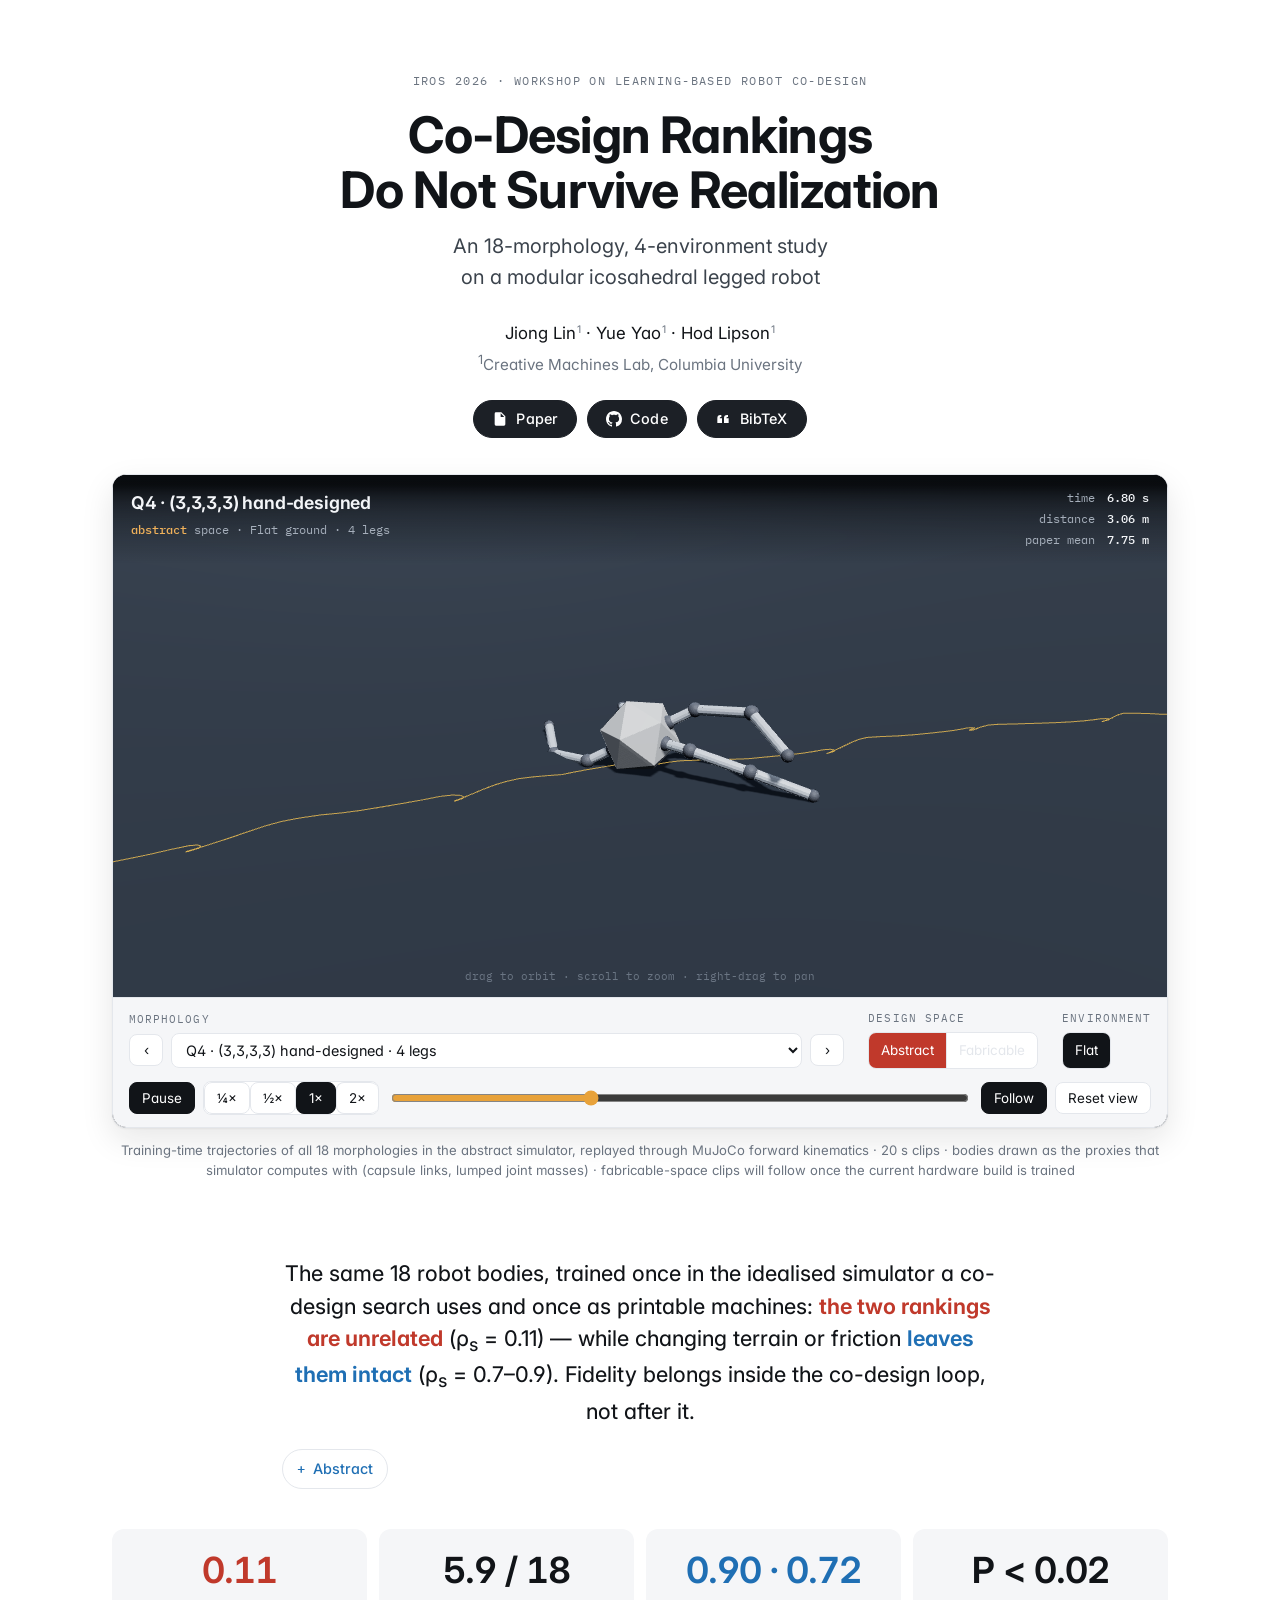
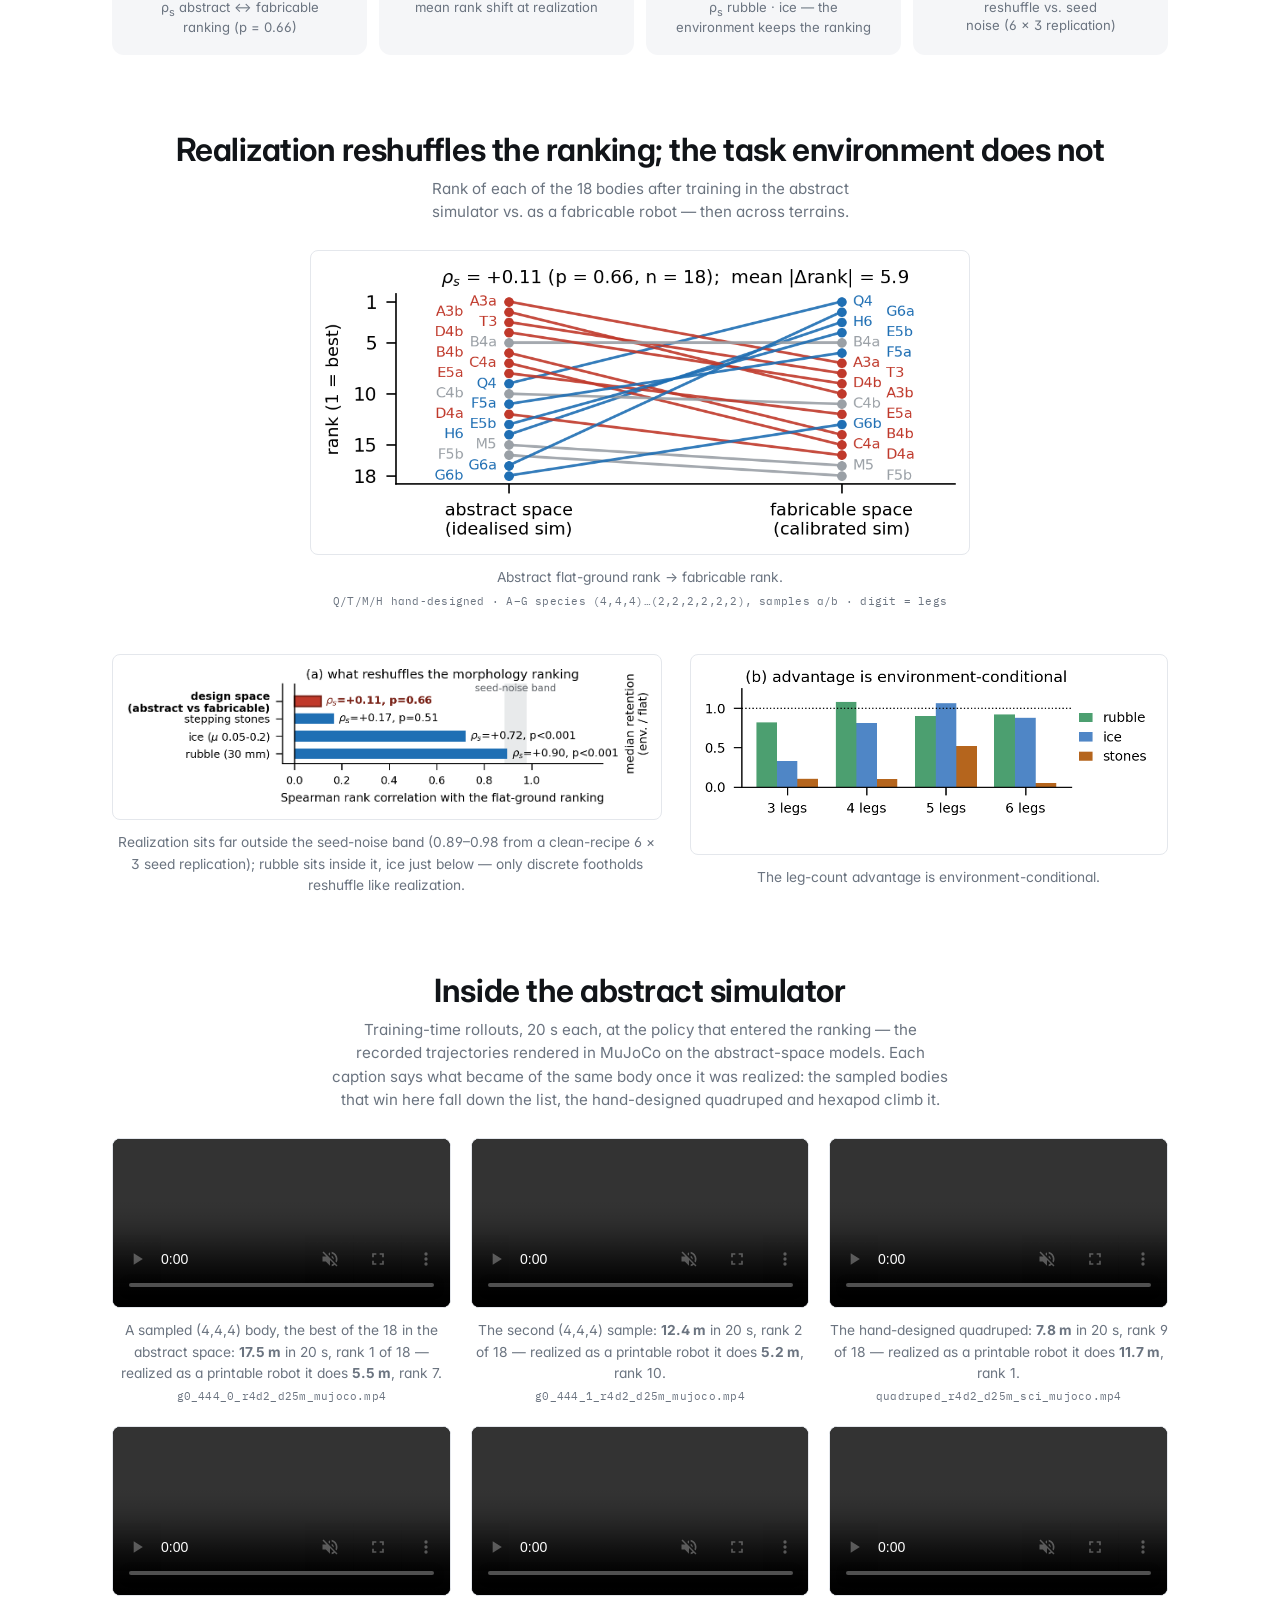
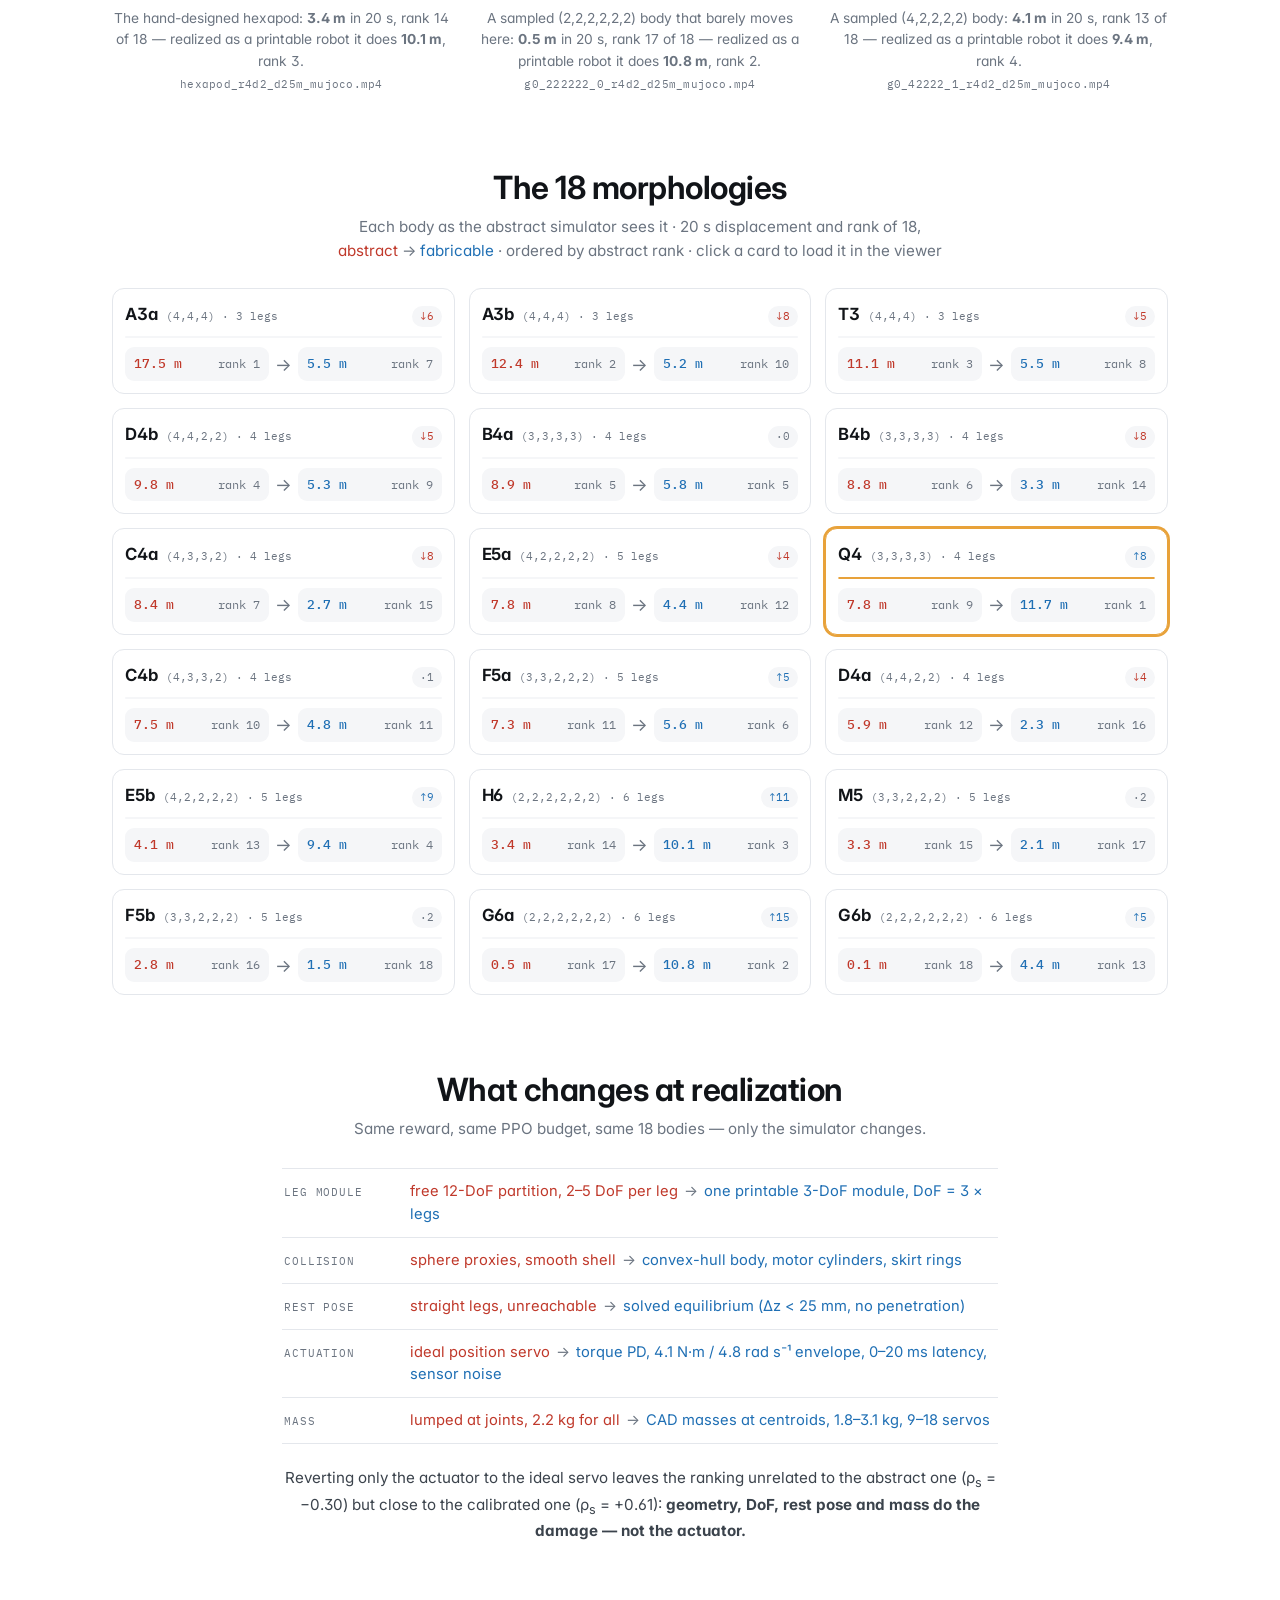
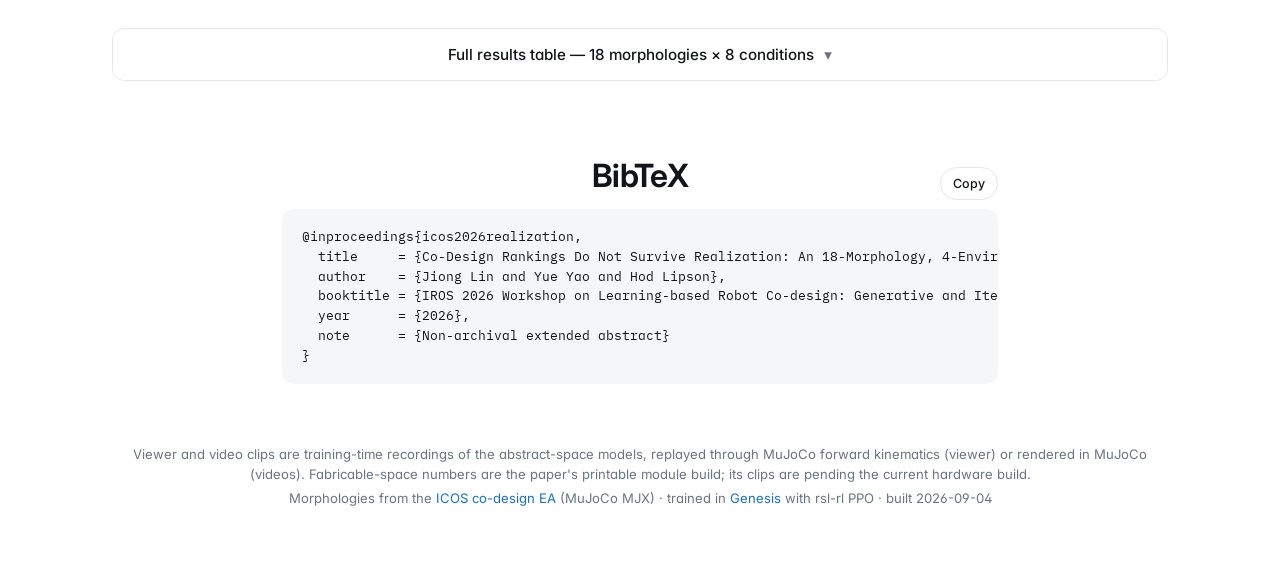
<file: index.html>
<!doctype html>
<html lang="en">
<head>
<meta charset="utf-8">
<meta name="viewport" content="width=device-width, initial-scale=1">
<title>Co-Design Rankings Do Not Survive Realization</title>
<meta name="description" content="18 morphologies of a modular icosahedral robot, trained in an abstract and a fabricable simulator: the rankings are uncorrelated. Interactive 3D trajectories, figures and data.">
<meta property="og:title" content="Co-Design Rankings Do Not Survive Realization">
<meta property="og:description" content="An 18-morphology, 4-environment study on a modular icosahedral legged robot">
<link rel="preconnect" href="https://fonts.googleapis.com">
<link rel="stylesheet" href="https://fonts.googleapis.com/css2?family=Inter:wght@400;450;500;600;650;700&family=IBM+Plex+Mono:wght@400;500&display=swap">
<link rel="stylesheet" href="site.css?v=2eec492db2">
<script type="importmap">{"imports":{"three":"./vendor/three.module.js","three/addons/":"./vendor/addons/"}}</script>
</head>
<body>

<header class="top">
  <div class="wrap">
    <div class="eyebrow">IROS 2026 · Workshop on Learning-based Robot Co-design</div>
    <h1>Co-Design Rankings<br>Do Not Survive Realization</h1>
    <p class="subtitle">An 18-morphology, 4-environment study on a modular icosahedral legged robot</p>
    <p class="authors"><a href="#">Jiong Lin<sup>1</sup></a> · <a href="#">Yue Yao<sup>1</sup></a> · <a href="#">Hod Lipson<sup>1</sup></a></p>
    <p class="affil"><sup>1</sup>Creative Machines Lab, Columbia University</p>
    <div class="actions">
      <a class="btn" href="paper.pdf?v=2eec492db2"><svg viewBox="0 0 24 24" aria-hidden="true"><path d="M6 2h8l6 6v12a2 2 0 0 1-2 2H6a2 2 0 0 1-2-2V4a2 2 0 0 1 2-2zm7 1.5V9h5.5L13 3.5zM8 13h8v1.5H8V13zm0 3.5h8V18H8v-1.5z"/></svg>Paper</a>
      <a class="btn" href="https://github.com/jl6017/mujoco_playground/tree/IROS_workshop/icos/hardware_line"><svg viewBox="0 0 16 16" aria-hidden="true"><path d="M8 0C3.58 0 0 3.58 0 8c0 3.54 2.29 6.53 5.47 7.59.4.07.55-.17.55-.38 0-.19-.01-.82-.01-1.49-2.01.37-2.53-.49-2.69-.94-.09-.23-.48-.94-.82-1.13-.28-.15-.68-.52-.01-.53.63-.01 1.08.58 1.23.82.72 1.21 1.87.87 2.33.66.07-.52.28-.87.51-1.07-1.78-.2-3.64-.89-3.64-3.95 0-.87.31-1.59.82-2.15-.08-.2-.36-1.02.08-2.12 0 0 .67-.21 2.2.82.64-.18 1.32-.27 2-.27.68 0 1.36.09 2 .27 1.53-1.04 2.2-.82 2.2-.82.44 1.1.16 1.92.08 2.12.51.56.82 1.27.82 2.15 0 3.07-1.87 3.75-3.65 3.95.29.25.54.73.54 1.48 0 1.07-.01 1.93-.01 2.2 0 .21.15.46.55.38A8.013 8.013 0 0 0 16 8c0-4.42-3.58-8-8-8z"/></svg>Code</a>
      <a class="btn" href="#bibtex"><svg viewBox="0 0 24 24" aria-hidden="true"><path d="M6.5 6A4.5 4.5 0 0 0 2 10.5V18h7v-7H5.5a2 2 0 0 1 2-2H8V6H6.5zm10 0A4.5 4.5 0 0 0 12 10.5V18h7v-7h-3.5a2 2 0 0 1 2-2H18V6h-1.5z"/></svg>BibTeX</a>
    </div>

    <div class="viewer-shell" id="viewer">
      <div id="viewport">
        <div class="hud"><div class="name" id="hud-name">—</div><div class="tag" id="hud-tag">loading…</div></div>
        <div class="readout">
          <span>time</span><b id="ro-time">0.00 s</b>
          <span>distance</span><b id="ro-disp">0.00 m</b>
          <span>paper mean</span><b id="ro-paper">—</b>
        </div>
        <div class="hint">drag to orbit · scroll to zoom · right-drag to pan</div>
        <div class="loading" id="loading">loading model…</div>
      </div>
      <div class="controls">
        <div class="group">
          <label class="small" for="morph">Morphology</label>
          <div class="transport">
            <button type="button" class="icon" id="prev" aria-label="Previous morphology">‹</button>
            <select class="morph" id="morph" aria-label="Morphology"></select>
            <button type="button" class="icon" id="next" aria-label="Next morphology">›</button>
          </div>
        </div>
        <div class="group">
          <span class="small">Design space</span>
          <div class="seg" role="group" aria-label="Design space">
            <button type="button" class="space-abs" data-space="abstract" aria-pressed="true">Abstract</button>
            <button type="button" class="space-fab" data-space="fabricable" aria-pressed="false" disabled title="Pending — the current hardware build is still being trained">Fabricable</button>
          </div>
        </div>
        <div class="group">
          <span class="small">Environment</span>
          <div class="seg" role="group" aria-label="Environment" style="width: max-content" title="The abstract line was trained on flat ground only">
            <button type="button" data-env="flat" aria-pressed="true">Flat</button>
          </div>
        </div>
        <div class="wide">
          <div class="transport">
            <button type="button" id="play" aria-pressed="true" aria-label="Play / pause">Pause</button>
            <div class="seg" role="group" aria-label="Playback speed">
              <button type="button" data-speed="0.25" aria-pressed="false">¼×</button>
              <button type="button" data-speed="0.5" aria-pressed="false">½×</button>
              <button type="button" data-speed="1" aria-pressed="true">1×</button>
              <button type="button" data-speed="2" aria-pressed="false">2×</button>
            </div>
          </div>
          <input type="range" id="scrub" min="0" max="1" step="0.001" value="0" aria-label="Scrub time">
          <div class="transport">
            <button type="button" id="follow" aria-pressed="true">Follow</button>
            <button type="button" id="reset">Reset view</button>
          </div>
        </div>
        <div class="note" id="viewer-note" style="grid-column: 1 / -1"></div>
      </div>
    </div>
    <p class="viewer-caption">Training-time trajectories of all 18 morphologies in the abstract simulator, replayed through MuJoCo forward kinematics · 20 s clips · bodies drawn as the proxies that simulator computes with (capsule links, lumped joint masses) · fabricable-space clips will follow once the current hardware build is trained</p>
  </div>
</header>

<section id="tldr">
  <div class="wrap narrow">
    <p class="tldr">The same 18 robot bodies, trained once in the idealised simulator a co-design search uses and once as printable machines: <b class="brick-t">the two rankings are unrelated</b> (ρ<sub>s</sub> = 0.11) — while changing terrain or friction <b class="steel-t">leaves them intact</b> (ρ<sub>s</sub> = 0.7–0.9). Fidelity belongs inside the co-design loop, not after it.</p>
    <details class="abstract">
      <summary>Abstract</summary>
      <div>
      <p>Learning-based co-design methods score candidate robot bodies in a simplified simulator and return a ranked list. We ask how much of that ranking survives when the designs are made buildable. We take 18 morphologies of a modular icosahedral legged robot, sampled from our own evolutionary co-design space, and train each with the same PPO recipe in a replica of the abstract simulator used by the search and in a fabricable simulator calibrated against CAD models and motor datasheets. The two rankings are uncorrelated (ρ<sub>s</sub> = +0.11, p = 0.66; mean rank change 5.9 of 18): the best abstract design drops to 7th, and a design that barely moved in the abstract simulator (0.54 m, 17th) becomes 2nd at 10.8 m. The reshuffle is robust to the training seed (P &lt; 0.02 under resampling), to reward re-weighting and added mass (ρ<sub>s</sub> ≥ 0.77) and to halving the training budget (ρ<sub>s</sub> ≥ 0.90), and it is caused mainly by the changes in geometry, DoF allocation, rest pose and mass rather than by the actuator model (ρ<sub>s</sub> = −0.30 vs. +0.61). Changing the terrain at fixed realization, in contrast, largely preserves the ranking (rubble ρ<sub>s</sub> = 0.90, ice 0.72); only stepping stones reshuffle it as much. We trace the reshuffle to a shell-sliding exploit, to rest poses that penetrate or float above the ground, and to a leg-count advantage that exists only in the abstract simulator. Simulator fidelity should therefore be part of the co-design loop rather than a step after it.</p>
      </div>
    </details>
  </div>
  <div class="wrap">
    <div class="numbers">
      <div><div class="v brick">0.11</div><div class="k">ρ<sub>s</sub> abstract ↔ fabricable ranking (p = 0.66)</div></div>
      <div><div class="v">5.9 / 18</div><div class="k">mean rank shift at realization</div></div>
      <div><div class="v steel">0.90 · 0.72</div><div class="k">ρ<sub>s</sub> rubble · ice — the environment keeps the ranking</div></div>
      <div><div class="v">P &lt; 0.02</div><div class="k">reshuffle vs. seed noise (6 × 3 replication)</div></div>
    </div>
  </div>
</section>

<section id="figures">
  <div class="wrap">
    <h2>Realization reshuffles the ranking; the task environment does not</h2>
    <p class="sub">Rank of each of the 18 bodies after training in the abstract simulator vs. as a fabricable robot — then across terrains.</p>
    <div class="figs">
      <figure class="card-fig" style="max-width:660px;margin:0 auto">
        <img src="figs/fig_slope.png?v=2eec492db2" alt="Slope graph: rank of 18 morphologies in the abstract space versus the fabricable space; lines cross heavily" width="1005" height="480">
        <figcaption>Abstract flat-ground rank → fabricable rank. <span class="key">Q/T/M/H hand-designed · A–G species (4,4,4)…(2,2,2,2,2,2), samples a/b · digit = legs</span></figcaption>
      </figure>
      <div class="figs two">
        <figure class="card-fig">
          <img src="figs/fig_rho_a.png?v=2eec492db2" alt="Bar chart of Spearman rank correlations with the fabricable flat ranking: design space 0.11, stepping stones 0.12, ice 0.72, rubble 0.90" width="1237" height="345">
          <figcaption>Realization sits far outside the seed-noise band (0.89–0.98 from a clean-recipe 6 × 3 seed replication); rubble sits inside it, ice just below — only discrete footholds reshuffle like realization.</figcaption>
        </figure>
        <figure class="card-fig">
          <img src="figs/fig_rho_b.png?v=2eec492db2" alt="Bar chart of median performance retention per leg count on rubble, ice and stepping stones" width="865" height="345">
          <figcaption>The leg-count advantage is environment-conditional.</figcaption>
        </figure>
      </div>
    </div>
  </div>
</section>

<section id="videos">
  <div class="wrap">
    <h2>Inside the abstract simulator</h2>
    <p class="sub">Training-time rollouts, 20 s each, at the policy that entered the ranking — the recorded trajectories rendered in MuJoCo on the abstract-space models. Each caption says what became of the same body once it was realized: the sampled bodies that win here fall down the list, the hand-designed quadruped and hexapod climb it.</p>
    <div class="figs three">
      <figure class="card-fig">
        <video controls muted loop playsinline preload="metadata" aria-label="A3a · abstract">
          <source src="media/g0_444_0_r4d2_d25m_mujoco.mp4?v=2eec492db2" type="video/mp4">
        </video>
        <figcaption>A sampled (4,4,4) body, the best of the 18 in the abstract space: <b>17.5 m</b> in 20 s, rank 1 of 18 — realized as a printable robot it does <b>5.5 m</b>, rank 7.<span class="key">g0_444_0_r4d2_d25m_mujoco.mp4</span></figcaption>
      </figure>
      <figure class="card-fig">
        <video controls muted loop playsinline preload="metadata" aria-label="A3b · abstract">
          <source src="media/g0_444_1_r4d2_d25m_mujoco.mp4?v=2eec492db2" type="video/mp4">
        </video>
        <figcaption>The second (4,4,4) sample: <b>12.4 m</b> in 20 s, rank 2 of 18 — realized as a printable robot it does <b>5.2 m</b>, rank 10.<span class="key">g0_444_1_r4d2_d25m_mujoco.mp4</span></figcaption>
      </figure>
      <figure class="card-fig">
        <video controls muted loop playsinline preload="metadata" aria-label="Q4 · abstract">
          <source src="media/quadruped_r4d2_d25m_sci_mujoco.mp4?v=2eec492db2" type="video/mp4">
        </video>
        <figcaption>The hand-designed quadruped: <b>7.8 m</b> in 20 s, rank 9 of 18 — realized as a printable robot it does <b>11.7 m</b>, rank 1.<span class="key">quadruped_r4d2_d25m_sci_mujoco.mp4</span></figcaption>
      </figure>
      <figure class="card-fig">
        <video controls muted loop playsinline preload="metadata" aria-label="H6 · abstract">
          <source src="media/hexapod_r4d2_d25m_mujoco.mp4?v=2eec492db2" type="video/mp4">
        </video>
        <figcaption>The hand-designed hexapod: <b>3.4 m</b> in 20 s, rank 14 of 18 — realized as a printable robot it does <b>10.1 m</b>, rank 3.<span class="key">hexapod_r4d2_d25m_mujoco.mp4</span></figcaption>
      </figure>
      <figure class="card-fig">
        <video controls muted loop playsinline preload="metadata" aria-label="G6a · abstract">
          <source src="media/g0_222222_0_r4d2_d25m_mujoco.mp4?v=2eec492db2" type="video/mp4">
        </video>
        <figcaption>A sampled (2,2,2,2,2,2) body that barely moves here: <b>0.5 m</b> in 20 s, rank 17 of 18 — realized as a printable robot it does <b>10.8 m</b>, rank 2.<span class="key">g0_222222_0_r4d2_d25m_mujoco.mp4</span></figcaption>
      </figure>
      <figure class="card-fig">
        <video controls muted loop playsinline preload="metadata" aria-label="E5b · abstract">
          <source src="media/g0_42222_1_r4d2_d25m_mujoco.mp4?v=2eec492db2" type="video/mp4">
        </video>
        <figcaption>A sampled (4,2,2,2,2) body: <b>4.1 m</b> in 20 s, rank 13 of 18 — realized as a printable robot it does <b>9.4 m</b>, rank 4.<span class="key">g0_42222_1_r4d2_d25m_mujoco.mp4</span></figcaption>
      </figure>
    </div>
  </div>
</section>

<section id="morphologies">
  <div class="wrap">
    <h2>The 18 morphologies</h2>
    <p class="sub">Each body as the abstract simulator sees it · 20 s displacement and rank of 18, <span class="brick-t">abstract</span> → <span class="steel-t">fabricable</span> · ordered by abstract rank · click a card to load it in the viewer</p>
    <div class="gallery" id="gallery">
<div class="card" data-morph="g0_444_0">
  <div class="lbl"><b>A3a</b><span class="sp">(4,4,4) · 3 legs</span><span class="chip down" title="rank 1 in the abstract space → 7 fabricable">↓6</span></div>
  <button class="half abs" type="button" data-morph="g0_444_0" data-space="abstract" title="A3a in the abstract simulator — load in the viewer">
    <span class="thumb"><img src="figs/thumbs/g0_444_0_abs.webp?v=2eec492db2" alt="A3a as the abstract simulator sees it" width="640" height="480" loading="lazy" decoding="async"></span>
  </button>
  <div class="pairs stats">
    <span class="stat abs" title="abstract simulator, flat ground"><b>17.5 m</b><span>rank 1</span></span>
    <span class="arrow" aria-hidden="true">→</span>
    <span class="stat fab" title="fabricable robot, flat ground (the paper's printable module build)"><b>5.5 m</b><span>rank 7</span></span>
  </div>
</div>
<div class="card" data-morph="g0_444_1">
  <div class="lbl"><b>A3b</b><span class="sp">(4,4,4) · 3 legs</span><span class="chip down" title="rank 2 in the abstract space → 10 fabricable">↓8</span></div>
  <button class="half abs" type="button" data-morph="g0_444_1" data-space="abstract" title="A3b in the abstract simulator — load in the viewer">
    <span class="thumb"><img src="figs/thumbs/g0_444_1_abs.webp?v=2eec492db2" alt="A3b as the abstract simulator sees it" width="640" height="480" loading="lazy" decoding="async"></span>
  </button>
  <div class="pairs stats">
    <span class="stat abs" title="abstract simulator, flat ground"><b>12.4 m</b><span>rank 2</span></span>
    <span class="arrow" aria-hidden="true">→</span>
    <span class="stat fab" title="fabricable robot, flat ground (the paper's printable module build)"><b>5.2 m</b><span>rank 10</span></span>
  </div>
</div>
<div class="card" data-morph="tripod">
  <div class="lbl"><b>T3</b><span class="sp">(4,4,4) · 3 legs</span><span class="chip down" title="rank 3 in the abstract space → 8 fabricable">↓5</span></div>
  <button class="half abs" type="button" data-morph="tripod" data-space="abstract" title="T3 in the abstract simulator — load in the viewer">
    <span class="thumb"><img src="figs/thumbs/tripod_abs.webp?v=2eec492db2" alt="T3 as the abstract simulator sees it" width="640" height="480" loading="lazy" decoding="async"></span>
  </button>
  <div class="pairs stats">
    <span class="stat abs" title="abstract simulator, flat ground"><b>11.1 m</b><span>rank 3</span></span>
    <span class="arrow" aria-hidden="true">→</span>
    <span class="stat fab" title="fabricable robot, flat ground (the paper's printable module build)"><b>5.5 m</b><span>rank 8</span></span>
  </div>
</div>
<div class="card" data-morph="g0_4422_1">
  <div class="lbl"><b>D4b</b><span class="sp">(4,4,2,2) · 4 legs</span><span class="chip down" title="rank 4 in the abstract space → 9 fabricable">↓5</span></div>
  <button class="half abs" type="button" data-morph="g0_4422_1" data-space="abstract" title="D4b in the abstract simulator — load in the viewer">
    <span class="thumb"><img src="figs/thumbs/g0_4422_1_abs.webp?v=2eec492db2" alt="D4b as the abstract simulator sees it" width="640" height="480" loading="lazy" decoding="async"></span>
  </button>
  <div class="pairs stats">
    <span class="stat abs" title="abstract simulator, flat ground"><b>9.8 m</b><span>rank 4</span></span>
    <span class="arrow" aria-hidden="true">→</span>
    <span class="stat fab" title="fabricable robot, flat ground (the paper's printable module build)"><b>5.3 m</b><span>rank 9</span></span>
  </div>
</div>
<div class="card" data-morph="g0_3333_0">
  <div class="lbl"><b>B4a</b><span class="sp">(3,3,3,3) · 4 legs</span><span class="chip" title="rank 5 in the abstract space → 5 fabricable">·0</span></div>
  <button class="half abs" type="button" data-morph="g0_3333_0" data-space="abstract" title="B4a in the abstract simulator — load in the viewer">
    <span class="thumb"><img src="figs/thumbs/g0_3333_0_abs.webp?v=2eec492db2" alt="B4a as the abstract simulator sees it" width="640" height="480" loading="lazy" decoding="async"></span>
  </button>
  <div class="pairs stats">
    <span class="stat abs" title="abstract simulator, flat ground"><b>8.9 m</b><span>rank 5</span></span>
    <span class="arrow" aria-hidden="true">→</span>
    <span class="stat fab" title="fabricable robot, flat ground (the paper's printable module build)"><b>5.8 m</b><span>rank 5</span></span>
  </div>
</div>
<div class="card" data-morph="g0_3333_1">
  <div class="lbl"><b>B4b</b><span class="sp">(3,3,3,3) · 4 legs</span><span class="chip down" title="rank 6 in the abstract space → 14 fabricable">↓8</span></div>
  <button class="half abs" type="button" data-morph="g0_3333_1" data-space="abstract" title="B4b in the abstract simulator — load in the viewer">
    <span class="thumb"><img src="figs/thumbs/g0_3333_1_abs.webp?v=2eec492db2" alt="B4b as the abstract simulator sees it" width="640" height="480" loading="lazy" decoding="async"></span>
  </button>
  <div class="pairs stats">
    <span class="stat abs" title="abstract simulator, flat ground"><b>8.8 m</b><span>rank 6</span></span>
    <span class="arrow" aria-hidden="true">→</span>
    <span class="stat fab" title="fabricable robot, flat ground (the paper's printable module build)"><b>3.3 m</b><span>rank 14</span></span>
  </div>
</div>
<div class="card" data-morph="g0_4332_0">
  <div class="lbl"><b>C4a</b><span class="sp">(4,3,3,2) · 4 legs</span><span class="chip down" title="rank 7 in the abstract space → 15 fabricable">↓8</span></div>
  <button class="half abs" type="button" data-morph="g0_4332_0" data-space="abstract" title="C4a in the abstract simulator — load in the viewer">
    <span class="thumb"><img src="figs/thumbs/g0_4332_0_abs.webp?v=2eec492db2" alt="C4a as the abstract simulator sees it" width="640" height="480" loading="lazy" decoding="async"></span>
  </button>
  <div class="pairs stats">
    <span class="stat abs" title="abstract simulator, flat ground"><b>8.4 m</b><span>rank 7</span></span>
    <span class="arrow" aria-hidden="true">→</span>
    <span class="stat fab" title="fabricable robot, flat ground (the paper's printable module build)"><b>2.7 m</b><span>rank 15</span></span>
  </div>
</div>
<div class="card" data-morph="g0_42222_0">
  <div class="lbl"><b>E5a</b><span class="sp">(4,2,2,2,2) · 5 legs</span><span class="chip down" title="rank 8 in the abstract space → 12 fabricable">↓4</span></div>
  <button class="half abs" type="button" data-morph="g0_42222_0" data-space="abstract" title="E5a in the abstract simulator — load in the viewer">
    <span class="thumb"><img src="figs/thumbs/g0_42222_0_abs.webp?v=2eec492db2" alt="E5a as the abstract simulator sees it" width="640" height="480" loading="lazy" decoding="async"></span>
  </button>
  <div class="pairs stats">
    <span class="stat abs" title="abstract simulator, flat ground"><b>7.8 m</b><span>rank 8</span></span>
    <span class="arrow" aria-hidden="true">→</span>
    <span class="stat fab" title="fabricable robot, flat ground (the paper's printable module build)"><b>4.4 m</b><span>rank 12</span></span>
  </div>
</div>
<div class="card" data-morph="quadruped">
  <div class="lbl"><b>Q4</b><span class="sp">(3,3,3,3) · 4 legs</span><span class="chip up" title="rank 9 in the abstract space → 1 fabricable">↑8</span></div>
  <button class="half abs" type="button" data-morph="quadruped" data-space="abstract" title="Q4 in the abstract simulator — load in the viewer">
    <span class="thumb"><img src="figs/thumbs/quadruped_abs.webp?v=2eec492db2" alt="Q4 as the abstract simulator sees it" width="640" height="480" loading="lazy" decoding="async"></span>
  </button>
  <div class="pairs stats">
    <span class="stat abs" title="abstract simulator, flat ground"><b>7.8 m</b><span>rank 9</span></span>
    <span class="arrow" aria-hidden="true">→</span>
    <span class="stat fab" title="fabricable robot, flat ground (the paper's printable module build)"><b>11.7 m</b><span>rank 1</span></span>
  </div>
</div>
<div class="card" data-morph="g0_4332_1">
  <div class="lbl"><b>C4b</b><span class="sp">(4,3,3,2) · 4 legs</span><span class="chip" title="rank 10 in the abstract space → 11 fabricable">·1</span></div>
  <button class="half abs" type="button" data-morph="g0_4332_1" data-space="abstract" title="C4b in the abstract simulator — load in the viewer">
    <span class="thumb"><img src="figs/thumbs/g0_4332_1_abs.webp?v=2eec492db2" alt="C4b as the abstract simulator sees it" width="640" height="480" loading="lazy" decoding="async"></span>
  </button>
  <div class="pairs stats">
    <span class="stat abs" title="abstract simulator, flat ground"><b>7.5 m</b><span>rank 10</span></span>
    <span class="arrow" aria-hidden="true">→</span>
    <span class="stat fab" title="fabricable robot, flat ground (the paper's printable module build)"><b>4.8 m</b><span>rank 11</span></span>
  </div>
</div>
<div class="card" data-morph="g0_33222_0">
  <div class="lbl"><b>F5a</b><span class="sp">(3,3,2,2,2) · 5 legs</span><span class="chip up" title="rank 11 in the abstract space → 6 fabricable">↑5</span></div>
  <button class="half abs" type="button" data-morph="g0_33222_0" data-space="abstract" title="F5a in the abstract simulator — load in the viewer">
    <span class="thumb"><img src="figs/thumbs/g0_33222_0_abs.webp?v=2eec492db2" alt="F5a as the abstract simulator sees it" width="640" height="480" loading="lazy" decoding="async"></span>
  </button>
  <div class="pairs stats">
    <span class="stat abs" title="abstract simulator, flat ground"><b>7.3 m</b><span>rank 11</span></span>
    <span class="arrow" aria-hidden="true">→</span>
    <span class="stat fab" title="fabricable robot, flat ground (the paper's printable module build)"><b>5.6 m</b><span>rank 6</span></span>
  </div>
</div>
<div class="card" data-morph="g0_4422_0">
  <div class="lbl"><b>D4a</b><span class="sp">(4,4,2,2) · 4 legs</span><span class="chip down" title="rank 12 in the abstract space → 16 fabricable">↓4</span></div>
  <button class="half abs" type="button" data-morph="g0_4422_0" data-space="abstract" title="D4a in the abstract simulator — load in the viewer">
    <span class="thumb"><img src="figs/thumbs/g0_4422_0_abs.webp?v=2eec492db2" alt="D4a as the abstract simulator sees it" width="640" height="480" loading="lazy" decoding="async"></span>
  </button>
  <div class="pairs stats">
    <span class="stat abs" title="abstract simulator, flat ground"><b>5.9 m</b><span>rank 12</span></span>
    <span class="arrow" aria-hidden="true">→</span>
    <span class="stat fab" title="fabricable robot, flat ground (the paper's printable module build)"><b>2.3 m</b><span>rank 16</span></span>
  </div>
</div>
<div class="card" data-morph="g0_42222_1">
  <div class="lbl"><b>E5b</b><span class="sp">(4,2,2,2,2) · 5 legs</span><span class="chip up" title="rank 13 in the abstract space → 4 fabricable">↑9</span></div>
  <button class="half abs" type="button" data-morph="g0_42222_1" data-space="abstract" title="E5b in the abstract simulator — load in the viewer">
    <span class="thumb"><img src="figs/thumbs/g0_42222_1_abs.webp?v=2eec492db2" alt="E5b as the abstract simulator sees it" width="640" height="480" loading="lazy" decoding="async"></span>
  </button>
  <div class="pairs stats">
    <span class="stat abs" title="abstract simulator, flat ground"><b>4.1 m</b><span>rank 13</span></span>
    <span class="arrow" aria-hidden="true">→</span>
    <span class="stat fab" title="fabricable robot, flat ground (the paper's printable module build)"><b>9.4 m</b><span>rank 4</span></span>
  </div>
</div>
<div class="card" data-morph="hexapod">
  <div class="lbl"><b>H6</b><span class="sp">(2,2,2,2,2,2) · 6 legs</span><span class="chip up" title="rank 14 in the abstract space → 3 fabricable">↑11</span></div>
  <button class="half abs" type="button" data-morph="hexapod" data-space="abstract" title="H6 in the abstract simulator — load in the viewer">
    <span class="thumb"><img src="figs/thumbs/hexapod_abs.webp?v=2eec492db2" alt="H6 as the abstract simulator sees it" width="640" height="480" loading="lazy" decoding="async"></span>
  </button>
  <div class="pairs stats">
    <span class="stat abs" title="abstract simulator, flat ground"><b>3.4 m</b><span>rank 14</span></span>
    <span class="arrow" aria-hidden="true">→</span>
    <span class="stat fab" title="fabricable robot, flat ground (the paper's printable module build)"><b>10.1 m</b><span>rank 3</span></span>
  </div>
</div>
<div class="card" data-morph="mixed">
  <div class="lbl"><b>M5</b><span class="sp">(3,3,2,2,2) · 5 legs</span><span class="chip" title="rank 15 in the abstract space → 17 fabricable">·2</span></div>
  <button class="half abs" type="button" data-morph="mixed" data-space="abstract" title="M5 in the abstract simulator — load in the viewer">
    <span class="thumb"><img src="figs/thumbs/mixed_abs.webp?v=2eec492db2" alt="M5 as the abstract simulator sees it" width="640" height="480" loading="lazy" decoding="async"></span>
  </button>
  <div class="pairs stats">
    <span class="stat abs" title="abstract simulator, flat ground"><b>3.3 m</b><span>rank 15</span></span>
    <span class="arrow" aria-hidden="true">→</span>
    <span class="stat fab" title="fabricable robot, flat ground (the paper's printable module build)"><b>2.1 m</b><span>rank 17</span></span>
  </div>
</div>
<div class="card" data-morph="g0_33222_1">
  <div class="lbl"><b>F5b</b><span class="sp">(3,3,2,2,2) · 5 legs</span><span class="chip" title="rank 16 in the abstract space → 18 fabricable">·2</span></div>
  <button class="half abs" type="button" data-morph="g0_33222_1" data-space="abstract" title="F5b in the abstract simulator — load in the viewer">
    <span class="thumb"><img src="figs/thumbs/g0_33222_1_abs.webp?v=2eec492db2" alt="F5b as the abstract simulator sees it" width="640" height="480" loading="lazy" decoding="async"></span>
  </button>
  <div class="pairs stats">
    <span class="stat abs" title="abstract simulator, flat ground"><b>2.8 m</b><span>rank 16</span></span>
    <span class="arrow" aria-hidden="true">→</span>
    <span class="stat fab" title="fabricable robot, flat ground (the paper's printable module build)"><b>1.5 m</b><span>rank 18</span></span>
  </div>
</div>
<div class="card" data-morph="g0_222222_0">
  <div class="lbl"><b>G6a</b><span class="sp">(2,2,2,2,2,2) · 6 legs</span><span class="chip up" title="rank 17 in the abstract space → 2 fabricable">↑15</span></div>
  <button class="half abs" type="button" data-morph="g0_222222_0" data-space="abstract" title="G6a in the abstract simulator — load in the viewer">
    <span class="thumb"><img src="figs/thumbs/g0_222222_0_abs.webp?v=2eec492db2" alt="G6a as the abstract simulator sees it" width="640" height="480" loading="lazy" decoding="async"></span>
  </button>
  <div class="pairs stats">
    <span class="stat abs" title="abstract simulator, flat ground"><b>0.5 m</b><span>rank 17</span></span>
    <span class="arrow" aria-hidden="true">→</span>
    <span class="stat fab" title="fabricable robot, flat ground (the paper's printable module build)"><b>10.8 m</b><span>rank 2</span></span>
  </div>
</div>
<div class="card" data-morph="g0_222222_1">
  <div class="lbl"><b>G6b</b><span class="sp">(2,2,2,2,2,2) · 6 legs</span><span class="chip up" title="rank 18 in the abstract space → 13 fabricable">↑5</span></div>
  <button class="half abs" type="button" data-morph="g0_222222_1" data-space="abstract" title="G6b in the abstract simulator — load in the viewer">
    <span class="thumb"><img src="figs/thumbs/g0_222222_1_abs.webp?v=2eec492db2" alt="G6b as the abstract simulator sees it" width="640" height="480" loading="lazy" decoding="async"></span>
  </button>
  <div class="pairs stats">
    <span class="stat abs" title="abstract simulator, flat ground"><b>0.1 m</b><span>rank 18</span></span>
    <span class="arrow" aria-hidden="true">→</span>
    <span class="stat fab" title="fabricable robot, flat ground (the paper's printable module build)"><b>4.4 m</b><span>rank 13</span></span>
  </div>
</div>
    </div>
  </div>
</section>

<section id="realization">
  <div class="wrap narrow">
    <h2>What changes at realization</h2>
    <p class="sub">Same reward, same PPO budget, same 18 bodies — only the simulator changes.</p>
    <dl class="speclist">
      <div><dt>Leg module</dt><dd><span class="from">free 12-DoF partition, 2–5 DoF per leg</span><span class="arrow">→</span><span class="to">one printable 3-DoF module, DoF = 3 × legs</span></dd></div>
      <div><dt>Collision</dt><dd><span class="from">sphere proxies, smooth shell</span><span class="arrow">→</span><span class="to">convex-hull body, motor cylinders, skirt rings</span></dd></div>
      <div><dt>Rest pose</dt><dd><span class="from">straight legs, unreachable</span><span class="arrow">→</span><span class="to">solved equilibrium (Δz &lt; 25 mm, no penetration)</span></dd></div>
      <div><dt>Actuation</dt><dd><span class="from">ideal position servo</span><span class="arrow">→</span><span class="to">torque PD, 4.1 N·m / 4.8 rad s⁻¹ envelope, 0–20 ms latency, sensor noise</span></dd></div>
      <div><dt>Mass</dt><dd><span class="from">lumped at joints, 2.2 kg for all</span><span class="arrow">→</span><span class="to">CAD masses at centroids, 1.8–3.1 kg, 9–18 servos</span></dd></div>
    </dl>
    <p class="finding">Reverting only the actuator to the ideal servo leaves the ranking unrelated to the abstract one (ρ<sub>s</sub> = −0.30) but close to the calibrated one (ρ<sub>s</sub> = +0.61): <b>geometry, DoF, rest pose and mass do the damage — not the actuator.</b></p>
  </div>
</section>

<section id="results">
  <div class="wrap">
    <details class="table">
      <summary>Full results table — 18 morphologies × 8 conditions</summary>
      <div class="tablewrap">
        <table id="results-table">
          <thead><tr>
            <th>Morph</th><th>Species</th><th>Legs</th>
            <th>Abstract m</th><th>rank</th><th title="fabricable body, abstract ideal servos">Ideal-servo m</th><th>Fabricable m</th><th>rank</th>
            <th>Rubble m</th><th>Ice m</th><th>Stones m</th><th>F</th><th>J</th>
          </tr></thead>
          <tbody>
<tr><td>Q4</td><td>(3,3,3,3) hand-designed</td><td>4</td>
<td class="a">7.75</td><td>9</td>
<td>13.50</td>
<td class="f">11.72</td><td>1</td>
<td>9.70</td><td>8.50</td><td>0.39</td><td>2</td><td>6</td></tr>
<tr><td>G6a</td><td>(2,2,2,2,2,2)</td><td>6</td>
<td class="a">0.54</td><td>17</td>
<td>12.25</td>
<td class="f">10.84</td><td>2</td>
<td>9.62</td><td>8.95</td><td>0.54</td><td>2</td><td>4</td></tr>
<tr><td>H6</td><td>(2,2,2,2,2,2) hand-designed</td><td>6</td>
<td class="a">3.39</td><td>14</td>
<td>11.88</td>
<td class="f">10.09</td><td>3</td>
<td>9.25</td><td>8.89</td><td>1.93</td><td>2</td><td>4</td></tr>
<tr><td>E5b</td><td>(4,2,2,2,2)</td><td>5</td>
<td class="a">4.11</td><td>13</td>
<td>10.43</td>
<td class="f">9.45</td><td>4</td>
<td>8.52</td><td>7.15</td><td>1.12</td><td>1</td><td>2</td></tr>
<tr><td>B4a</td><td>(3,3,3,3)</td><td>4</td>
<td class="a">8.93</td><td>5</td>
<td>2.29</td>
<td class="f">5.79</td><td>5</td>
<td>5.25</td><td>3.93</td><td>0.36</td><td>1</td><td>3</td></tr>
<tr><td>F5a</td><td>(3,3,2,2,2)</td><td>5</td>
<td class="a">7.27</td><td>11</td>
<td>6.94</td>
<td class="f">5.64</td><td>6</td>
<td>6.94</td><td>7.49</td><td>4.02</td><td>0</td><td>5</td></tr>
<tr><td>A3a</td><td>(4,4,4)</td><td>3</td>
<td class="a">17.53</td><td>1</td>
<td>3.68</td>
<td class="f">5.53</td><td>7</td>
<td>4.52</td><td>1.42</td><td>0.63</td><td>2</td><td>8</td></tr>
<tr><td>T3</td><td>(4,4,4) hand-designed</td><td>3</td>
<td class="a">11.12</td><td>3</td>
<td>5.85</td>
<td class="f">5.46</td><td>8</td>
<td>4.06</td><td>3.57</td><td>0.48</td><td>0</td><td>0</td></tr>
<tr><td>D4b</td><td>(4,4,2,2)</td><td>4</td>
<td class="a">9.80</td><td>4</td>
<td>3.49</td>
<td class="f">5.30</td><td>9</td>
<td>5.17</td><td>6.49</td><td>0.45</td><td>1</td><td>8</td></tr>
<tr><td>A3b</td><td>(4,4,4)</td><td>3</td>
<td class="a">12.39</td><td>2</td>
<td>6.42</td>
<td class="f">5.24</td><td>10</td>
<td>4.99</td><td>1.73</td><td>0.55</td><td>1</td><td>4</td></tr>
<tr><td>C4b</td><td>(4,3,3,2)</td><td>4</td>
<td class="a">7.51</td><td>10</td>
<td>8.16</td>
<td class="f">4.80</td><td>11</td>
<td>5.19</td><td>6.16</td><td>0.58</td><td>1</td><td>4</td></tr>
<tr><td>E5a</td><td>(4,2,2,2,2)</td><td>5</td>
<td class="a">7.84</td><td>8</td>
<td>9.87</td>
<td class="f">4.44</td><td>12</td>
<td>3.58</td><td>4.72</td><td>2.55</td><td>2</td><td>6</td></tr>
<tr><td>G6b</td><td>(2,2,2,2,2,2)</td><td>6</td>
<td class="a">0.13</td><td>18</td>
<td>7.07</td>
<td class="f">4.39</td><td>13</td>
<td>5.39</td><td>6.44</td><td>0.18</td><td>3</td><td>6</td></tr>
<tr><td>B4b</td><td>(3,3,3,3)</td><td>4</td>
<td class="a">8.82</td><td>6</td>
<td>6.79</td>
<td class="f">3.31</td><td>14</td>
<td>3.75</td><td>5.67</td><td>0.33</td><td>1</td><td>3</td></tr>
<tr><td>C4a</td><td>(4,3,3,2)</td><td>4</td>
<td class="a">8.45</td><td>7</td>
<td>3.05</td>
<td class="f">2.72</td><td>15</td>
<td>2.96</td><td>1.12</td><td>0.39</td><td>2</td><td>6</td></tr>
<tr><td>D4a</td><td>(4,4,2,2)</td><td>4</td>
<td class="a">5.90</td><td>12</td>
<td>4.18</td>
<td class="f">2.26</td><td>16</td>
<td>2.71</td><td>1.83</td><td>0.41</td><td>2</td><td>6</td></tr>
<tr><td>M5</td><td>(3,3,2,2,2) hand-designed</td><td>5</td>
<td class="a">3.26</td><td>15</td>
<td>3.09</td>
<td class="f">2.13</td><td>17</td>
<td>2.22</td><td>1.39</td><td>0.57</td><td>2</td><td>6</td></tr>
<tr><td>F5b</td><td>(3,3,2,2,2)</td><td>5</td>
<td class="a">2.80</td><td>16</td>
<td>0.46</td>
<td class="f">1.47</td><td>18</td>
<td>1.18</td><td>1.65</td><td>0.77</td><td>1</td><td>5</td></tr>
          </tbody>
        </table>
      </div>
      <p class="tablenote">Mean 20 s displacement over 4096 rollouts · Ideal-servo = fabricable body with the abstract servo model · F / J = placement / axis mirror-asymmetry (0 = symmetric) · click a header to sort</p>
    </details>
  </div>
</section>

<section id="bibtex">
  <div class="wrap narrow">
    <h2>BibTeX</h2>
    <div class="bibwrap">
      <button type="button" class="copy" id="copy-bib">Copy</button>
      <pre class="bib mono" id="bib">@inproceedings{icos2026realization,
  title     = {Co-Design Rankings Do Not Survive Realization: An 18-Morphology, 4-Environment Study},
  author    = {Jiong Lin and Yue Yao and Hod Lipson},
  booktitle = {IROS 2026 Workshop on Learning-based Robot Co-design: Generative and Iterative Approaches},
  year      = {2026},
  note      = {Non-archival extended abstract}
}</pre>
    </div>
  </div>
</section>

<footer>
  <div class="wrap">
    <p>Viewer and video clips are training-time recordings of the abstract-space models, replayed through MuJoCo forward kinematics (viewer) or rendered in MuJoCo (videos). Fabricable-space numbers are the paper's printable module build; its clips are pending the current hardware build.</p>
    <p>Morphologies from the <a href="https://github.com/jl6017/mujoco_playground">ICOS co-design EA</a> (MuJoCo MJX) · trained in <a href="https://github.com/Genesis-Embodied-AI/genesis-world">Genesis</a> with rsl-rl PPO · built 2026-09-04</p>
  </div>
</footer>

<script>
// results table sorting
document.querySelectorAll('#results-table th').forEach((th, i) => th.addEventListener('click', () => {
  const tb = th.closest('table').tBodies[0];
  const dir = th.getAttribute('aria-sort') === 'descending' ? 'ascending' : 'descending';
  th.parentNode.querySelectorAll('th').forEach((x) => x.removeAttribute('aria-sort'));
  th.setAttribute('aria-sort', dir);
  const num = (s) => parseFloat(s.replace(/[^0-9.\-]/g, ''));
  [...tb.rows].sort((a, b) => {
    const x = a.cells[i].textContent, y = b.cells[i].textContent;
    const nx = num(x), ny = num(y);
    const c = (isNaN(nx) || isNaN(ny)) ? x.localeCompare(y) : nx - ny;
    return dir === 'descending' ? -c : c;
  }).forEach((r) => tb.appendChild(r));
}));
// bibtex copy
document.getElementById('copy-bib').addEventListener('click', async (e) => {
  try { await navigator.clipboard.writeText(document.getElementById('bib').textContent); e.target.textContent = 'Copied'; }
  catch { e.target.textContent = 'Select & copy'; }
  setTimeout(() => { e.target.textContent = 'Copy'; }, 1600);
});
</script>
<script type="module" src="viewer.js?v=2eec492db2"></script>
</body>
</html>
</file>
<file: site.css>
/* ICOS realization-gap project page — classic academic layout (white page, centred header,
   the 3D viewer as the teaser). Semantic colours follow the paper's figures:
   brick red = abstract design space, steel blue = fabricable, orange = the printed connector. */
:root {
  --bg: #ffffff;
  --panel: #f5f6f8;
  --panel-2: #eceef2;
  --ink: #111418;
  --ink-2: #3b434c;
  --muted: #6b7480;
  --rule: #e4e7ec;
  --steel: #1f6fb4;
  --brick: #c0392b;
  --orange: #e8a23a;
  --btn: #1c2026;
  --btn-ink: #ffffff;
  --viewport: #0f1216;
  --focus: #1f6fb4;
  --shadow: 0 1px 2px rgba(17, 20, 24, .05), 0 12px 32px rgba(17, 20, 24, .10);
}
@media (prefers-color-scheme: dark) {
  :root:not([data-theme="light"]) {
    --bg: #0f1216; --panel: #171b21; --panel-2: #1f252d;
    --ink: #e8ecf1; --ink-2: #c3cbd5; --muted: #98a2ae; --rule: #262c35;
    --steel: #5fa3e8; --brick: #e0685c; --orange: #f0b15a;
    --btn: #e8ecf1; --btn-ink: #0f1216; --viewport: #0a0d11; --focus: #5fa3e8;
    --shadow: 0 1px 2px rgba(0,0,0,.4), 0 12px 32px rgba(0,0,0,.4);
  }
}
:root[data-theme="dark"] {
  --bg: #0f1216; --panel: #171b21; --panel-2: #1f252d;
  --ink: #e8ecf1; --ink-2: #c3cbd5; --muted: #98a2ae; --rule: #262c35;
  --steel: #5fa3e8; --brick: #e0685c; --orange: #f0b15a;
  --btn: #e8ecf1; --btn-ink: #0f1216; --viewport: #0a0d11; --focus: #5fa3e8;
  --shadow: 0 1px 2px rgba(0,0,0,.4), 0 12px 32px rgba(0,0,0,.4);
}

* { box-sizing: border-box; }
html { scroll-behavior: smooth; }
@media (prefers-reduced-motion: reduce) { html { scroll-behavior: auto; } }
body {
  margin: 0; background: var(--bg); color: var(--ink);
  font-family: "Inter", "Helvetica Neue", Helvetica, Arial, system-ui, sans-serif;
  font-size: 16px; line-height: 1.55; -webkit-font-smoothing: antialiased;
  font-feature-settings: "cv11", "ss01";
}
a { color: var(--steel); text-decoration: none; }
a:hover { text-decoration: underline; text-underline-offset: 3px; }
a:focus-visible, button:focus-visible, select:focus-visible, input:focus-visible, summary:focus-visible {
  outline: 2px solid var(--focus); outline-offset: 2px;
}
.mono { font-family: "IBM Plex Mono", "SFMono-Regular", Menlo, Consolas, monospace; font-variant-numeric: tabular-nums; }
h1, h2, h3 { margin: 0; text-wrap: balance; letter-spacing: -.015em; }
h1 { font-weight: 700; font-size: clamp(1.9rem, 1.1rem + 2.9vw, 3.15rem); line-height: 1.08; }
h2 { font-weight: 650; font-size: clamp(1.4rem, 1.05rem + 1.3vw, 2rem); line-height: 1.15; text-align: center; }
h3 { font-weight: 600; font-size: 1rem; }
.eyebrow { font-family: "IBM Plex Mono", monospace; font-size: .74rem; letter-spacing: .12em; text-transform: uppercase; color: var(--muted); }
.wrap { max-width: 1120px; margin: 0 auto; padding: 0 clamp(16px, 3vw, 32px); }
.wrap.narrow { max-width: 780px; }
.center { text-align: center; }
section { padding: clamp(40px, 6vw, 80px) 0 0; }
section > .wrap > h2 { margin-bottom: 8px; }
.sub { text-align: center; color: var(--muted); font-size: .95rem; margin: 0 auto 26px; max-width: 76ch; text-wrap: balance; }
.brick-t { color: var(--brick); } .steel-t { color: var(--steel); }
.hide { position: absolute; width: 1px; height: 1px; overflow: hidden; clip: rect(0 0 0 0); white-space: nowrap; }

/* ---- header ---- */
header.top { padding: clamp(40px, 6vw, 72px) 0 0; text-align: center; }
header.top .eyebrow { margin-bottom: 18px; }
header.top h1 { max-width: 30ch; margin: 0 auto; }
.subtitle { margin: 14px auto 0; color: var(--ink-2); font-size: clamp(1rem, .9rem + .5vw, 1.25rem); font-weight: 400; max-width: 40ch; text-wrap: balance; }
.authors { margin: 26px auto 0; font-size: 1.05rem; line-height: 1.7; }
.authors a { color: var(--ink); }
.authors a:hover { color: var(--steel); }
.authors sup { font-size: .62em; color: var(--muted); margin-left: 1px; }
.affil { margin: 2px 0 0; color: var(--muted); font-size: .95rem; }
.actions { display: flex; flex-wrap: wrap; justify-content: center; gap: 10px; margin-top: 24px; }
.btn {
  display: inline-flex; align-items: center; gap: 8px; padding: 10px 18px; border-radius: 999px;
  background: var(--btn); color: var(--btn-ink); border: 1px solid var(--btn); text-decoration: none;
  font-size: .9rem; font-weight: 500; letter-spacing: .01em; cursor: pointer; line-height: 1;
}
.btn:hover { text-decoration: none; opacity: .88; }
.btn svg { width: 16px; height: 16px; fill: currentColor; flex: none; }
.btn.ghost { background: transparent; color: var(--ink); border-color: var(--rule); }
.btn.ghost:hover { border-color: var(--ink-2); opacity: 1; }

/* ---- viewer (teaser) ---- */
.viewer-shell { margin: 36px auto 0; border-radius: 14px; overflow: hidden; background: var(--viewport); box-shadow: var(--shadow); border: 1px solid var(--rule); text-align: left; }
#viewport { position: relative; height: clamp(380px, 58vh, 600px); background: var(--viewport); cursor: grab; }
#viewport:active { cursor: grabbing; }
#viewport canvas { display: block; width: 100%; height: 100%; }
#viewport::before { content: ""; position: absolute; inset: 0 0 auto 0; height: 88px; background: linear-gradient(rgba(6,8,11,.65), rgba(6,8,11,0)); pointer-events: none; z-index: 1; }
.hud, .readout { z-index: 2; }
.hud { position: absolute; left: 18px; top: 14px; display: flex; flex-direction: column; gap: 4px; pointer-events: none; }
.hud .name { font-weight: 650; color: #f3f5f8; font-size: 1.1rem; letter-spacing: -.01em; }
.hud .tag { font-family: "IBM Plex Mono", monospace; font-size: .74rem; color: #a6afbb; }
.hud .tag b { color: #f0b15a; font-weight: 500; }
.readout { position: absolute; right: 18px; top: 14px; display: grid; grid-template-columns: auto auto; gap: 2px 12px; font-family: "IBM Plex Mono", monospace; font-size: .76rem; color: #a6afbb; pointer-events: none; text-align: right; }
.readout b { color: #f3f5f8; font-weight: 500; font-variant-numeric: tabular-nums; }
.hint { position: absolute; left: 50%; bottom: 12px; transform: translateX(-50%); font-family: "IBM Plex Mono", monospace; font-size: .7rem; color: #6b7684; pointer-events: none; white-space: nowrap; }
.loading { position: absolute; inset: 0; display: grid; place-items: center; color: #a6afbb; font-family: "IBM Plex Mono", monospace; font-size: .85rem; background: rgba(10,13,17,.55); z-index: 3; }
.loading[hidden] { display: none; }
.controls { display: grid; grid-template-columns: minmax(220px, 1.25fr) auto auto; gap: 12px 24px; align-items: center; padding: 12px 16px; background: var(--panel); border-top: 1px solid var(--rule); }
.controls .group { display: flex; flex-direction: column; gap: 5px; min-width: 0; }
.controls .small { font-family: "IBM Plex Mono", monospace; font-size: .66rem; letter-spacing: .1em; text-transform: uppercase; color: var(--muted); }
.seg { display: inline-flex; border: 1px solid var(--rule); border-radius: 8px; overflow: hidden; background: var(--bg); }
.seg button { background: transparent; border: 0; padding: 7px 12px; font: inherit; font-size: .84rem; color: var(--ink-2); cursor: pointer; border-right: 1px solid var(--rule); }
.seg button:last-child { border-right: 0; }
.seg button[aria-pressed="true"] { background: var(--ink); color: var(--bg); }
.seg button:disabled { color: var(--rule); cursor: not-allowed; }
.seg button.space-abs[aria-pressed="true"] { background: var(--brick); color: #fff; }
.seg button.space-fab[aria-pressed="true"] { background: var(--steel); color: #fff; }
select.morph { font: inherit; font-size: .9rem; padding: 7px 10px; border: 1px solid var(--rule); border-radius: 8px; background: var(--bg); color: var(--ink); max-width: 100%; min-width: 0; flex: 1; }
.transport { display: flex; align-items: center; gap: 8px; }
.transport button { font: inherit; font-size: .84rem; padding: 7px 12px; border-radius: 8px; border: 1px solid var(--rule); background: var(--bg); color: var(--ink); cursor: pointer; line-height: 1.2; }
.transport button[aria-pressed="true"] { background: var(--ink); color: var(--bg); border-color: var(--ink); }
.transport button.icon { width: 34px; padding: 7px 0; text-align: center; }
input[type=range] { width: 100%; accent-color: var(--orange); margin: 0; }
.controls .wide { grid-column: 1 / -1; display: grid; grid-template-columns: auto 1fr auto; gap: 12px; align-items: center; }
.note { font-size: .8rem; color: var(--muted); }
#viewer-note:empty { display: none; }
.viewer-caption { margin: 12px auto 0; font-size: .82rem; color: var(--muted); text-align: center; }
@media (max-width: 820px) { .controls { grid-template-columns: 1fr 1fr; } .controls .group:first-child { grid-column: 1 / -1; } .readout { display: none; } }
@media (max-width: 520px) { .controls { grid-template-columns: 1fr; } .controls .wide { grid-template-columns: 1fr; } .hint { display: none; } }

/* ---- TL;DR ---- */
.tldr { font-size: clamp(1.1rem, 1rem + .6vw, 1.35rem); line-height: 1.5; font-weight: 450; color: var(--ink); text-align: center; text-wrap: pretty; margin: 0; }
.tldr b { font-weight: 650; }
details.abstract { margin: 22px auto 0; max-width: 72ch; }
details.abstract summary { cursor: pointer; list-style: none; display: inline-flex; align-items: center; gap: 8px; font-size: .9rem; font-weight: 500; color: var(--steel); padding: 8px 14px; border: 1px solid var(--rule); border-radius: 999px; user-select: none; }
details.abstract summary::-webkit-details-marker { display: none; }
details.abstract summary::before { content: "+"; font-family: "IBM Plex Mono", monospace; font-weight: 500; }
details.abstract[open] summary::before { content: "–"; }
details.abstract summary:hover { border-color: var(--steel); }
details.abstract > div { text-align: center; }
details.abstract p { text-align: left; margin: 18px 0 0; color: var(--ink-2); font-size: .98rem; line-height: 1.65; }

/* ---- key numbers ---- */
.numbers { display: grid; grid-template-columns: repeat(4, minmax(0, 1fr)); gap: 12px; margin: 40px auto 0; }
.numbers > div { background: var(--panel); border-radius: 12px; padding: 22px 16px 18px; text-align: center; }
.numbers .v { font-weight: 650; font-size: clamp(1.5rem, 1rem + 1.6vw, 2.25rem); letter-spacing: -.03em; line-height: 1.1; font-variant-numeric: tabular-nums; white-space: nowrap; }
.numbers .v.brick { color: var(--brick); } .numbers .v.steel { color: var(--steel); }
.numbers .k { font-size: .82rem; color: var(--muted); margin-top: 8px; line-height: 1.35; text-wrap: balance; }
@media (max-width: 720px) { .numbers { grid-template-columns: repeat(2, minmax(0, 1fr)); } }

/* ---- figures ---- */
figure { margin: 0; }
.figs { display: grid; grid-template-columns: 1fr; gap: 36px; margin-top: 8px; }
.figs.two { grid-template-columns: 1.15fr 1fr; gap: 28px; align-items: start; }
figure img { width: 100%; height: auto; display: block; background: #fff; border-radius: 8px; }
figure.card-fig img { border: 1px solid var(--rule); padding: 8px; }
figure video { width: 100%; height: auto; display: block; background: #000; border-radius: 8px; }
figure.card-fig video { border: 1px solid var(--rule); }
.figs.three { grid-template-columns: repeat(3, minmax(0, 1fr)); gap: 20px; }
@media (max-width: 900px) { .figs.three { grid-template-columns: 1fr 1fr; } }
@media (max-width: 600px) { .figs.three { grid-template-columns: 1fr; } }
figcaption { font-size: .86rem; color: var(--muted); margin-top: 12px; text-align: center; text-wrap: pretty; }
figcaption .key { display: block; margin-top: 4px; font-family: "IBM Plex Mono", monospace; font-size: .7rem; letter-spacing: .02em; }
@media (max-width: 720px) { .figs.two { grid-template-columns: 1fr; } }

/* ---- gallery: one card per morphology, abstract -> fabricable pair ---- */
.gallery { display: grid; grid-template-columns: repeat(3, minmax(0, 1fr)); gap: 14px; }
.card { background: var(--bg); border: 1px solid var(--rule); border-radius: 12px; padding: 12px 12px 12px; display: flex; flex-direction: column; gap: 9px; transition: border-color .15s ease, box-shadow .15s ease; }
.card.active { border-color: var(--orange); box-shadow: 0 0 0 2px var(--orange); }
.card .lbl { display: flex; align-items: baseline; gap: 8px; min-width: 0; }
.card .lbl b { font-weight: 650; font-size: 1.05rem; letter-spacing: -.01em; }
.card .lbl .sp { font-family: "IBM Plex Mono", monospace; font-size: .68rem; color: var(--muted); flex: 1; white-space: nowrap; overflow: hidden; text-overflow: ellipsis; }
.card .chip { font-family: "IBM Plex Mono", monospace; font-size: .7rem; padding: 2px 8px; border-radius: 999px; background: var(--panel); color: var(--muted); white-space: nowrap; cursor: help; }
.card .chip.up { color: var(--steel); } .card .chip.down { color: var(--brick); }
.card .pairs { display: grid; grid-template-columns: minmax(0, 1fr) auto minmax(0, 1fr); align-items: stretch; gap: 6px; }
.card .arrow { align-self: center; color: var(--muted); font-size: 1.1rem; }
.card .half { border: 1px solid transparent; background: var(--panel); border-radius: 9px; padding: 0; cursor: pointer; display: flex; flex-direction: column; overflow: hidden; font: inherit; color: var(--ink); text-align: left; min-width: 0; transition: border-color .15s ease, transform .15s ease; }
.card .half:hover { border-color: var(--ink-2); transform: translateY(-1px); }
.card .half.active { border-color: var(--orange); }
.card .thumb { aspect-ratio: 4 / 3; display: block; position: relative; }
.card .thumb img { position: absolute; inset: 0; width: 100%; height: 100%; object-fit: contain; display: block; }
.card .stat { display: flex; justify-content: space-between; align-items: baseline; gap: 6px; padding: 5px 9px 7px; font-family: "IBM Plex Mono", monospace; font-size: .74rem; color: var(--muted); border-top: 1px solid var(--rule); }
.card .stat b { font-weight: 500; font-size: .84rem; }
.card .half.abs .stat b { color: var(--brick); } .card .half.fab .stat b { color: var(--steel); }
.card .pairs.stats { grid-template-columns: minmax(0, 1fr) auto minmax(0, 1fr); }
.card .pairs.stats .stat { border-top: 0; background: var(--panel); border-radius: 9px; padding: 6px 9px 7px; cursor: help; }
.card .pairs.stats .stat.abs b { color: var(--brick); } .card .pairs.stats .stat.fab b { color: var(--steel); }
@media (max-width: 960px) { .gallery { grid-template-columns: repeat(2, minmax(0, 1fr)); } }
@media (max-width: 560px) { .gallery { grid-template-columns: 1fr; } }

/* ---- what changes at realization ---- */
.speclist { margin: 28px auto 0; max-width: 820px; display: grid; gap: 0; }
.speclist > div { display: grid; grid-template-columns: 110px 1fr; gap: 16px; padding: 11px 2px; border-bottom: 1px solid var(--rule); align-items: baseline; }
.speclist > div:first-child { border-top: 1px solid var(--rule); }
.speclist dt { font-family: "IBM Plex Mono", monospace; font-size: .7rem; letter-spacing: .08em; text-transform: uppercase; color: var(--muted); }
.speclist dd { margin: 0; font-size: .92rem; color: var(--ink-2); }
.speclist .from { color: var(--brick); } .speclist .to { color: var(--steel); } .speclist .arrow { color: var(--muted); margin: 0 6px; }
.finding { margin: 22px auto 0; max-width: 820px; font-size: .95rem; color: var(--ink-2); text-align: center; text-wrap: pretty; }
@media (max-width: 620px) { .speclist > div { grid-template-columns: 1fr; gap: 3px; } }

/* ---- results table (collapsed) ---- */
details.table { margin-top: 8px; }
details.table summary { cursor: pointer; list-style: none; display: flex; align-items: center; justify-content: center; gap: 10px; padding: 14px; border: 1px solid var(--rule); border-radius: 12px; font-weight: 500; font-size: .95rem; user-select: none; }
details.table summary::-webkit-details-marker { display: none; }
details.table summary::after { content: "▾"; color: var(--muted); }
details.table[open] summary::after { content: "▴"; }
details.table summary:hover { border-color: var(--ink-2); }
.tablewrap { overflow-x: auto; border: 1px solid var(--rule); border-radius: 12px; margin-top: 12px; }
table { border-collapse: collapse; width: 100%; font-size: .88rem; }
th, td { padding: 8px 12px; text-align: right; border-bottom: 1px solid var(--rule); white-space: nowrap; font-variant-numeric: tabular-nums; }
tbody tr:last-child td { border-bottom: 0; }
th { font-family: "IBM Plex Mono", monospace; font-size: .68rem; letter-spacing: .08em; text-transform: uppercase; color: var(--muted); font-weight: 500; cursor: pointer; user-select: none; position: sticky; top: 0; background: var(--panel); }
th:first-child, td:first-child, th:nth-child(2), td:nth-child(2), th:nth-child(3), td:nth-child(3) { text-align: left; }
th[aria-sort="descending"]::after { content: " ▾"; } th[aria-sort="ascending"]::after { content: " ▴"; }
td.a { color: var(--brick); } td.f { color: var(--steel); font-weight: 500; }
tbody tr:hover { background: var(--panel); }
.tablenote { font-size: .8rem; color: var(--muted); text-align: center; margin: 12px 0 0; }

/* ---- bibtex ---- */
.bibwrap { position: relative; margin-top: 8px; }
#bibtex h2 { margin-bottom: 14px; }
pre.bib { background: var(--panel); border-radius: 12px; padding: 18px 20px; font-size: .8rem; line-height: 1.55; overflow-x: auto; margin: 0; }
.copy { position: absolute; top: -42px; right: 0; font: inherit; font-size: .78rem; font-weight: 500; padding: 6px 12px; border-radius: 999px; border: 1px solid var(--rule); background: var(--bg); color: var(--ink); cursor: pointer; }
.copy:hover { border-color: var(--ink-2); }
footer { padding: 56px 0 56px; color: var(--muted); font-size: .82rem; text-align: center; }
footer p { margin: 4px 0; }
</file>
